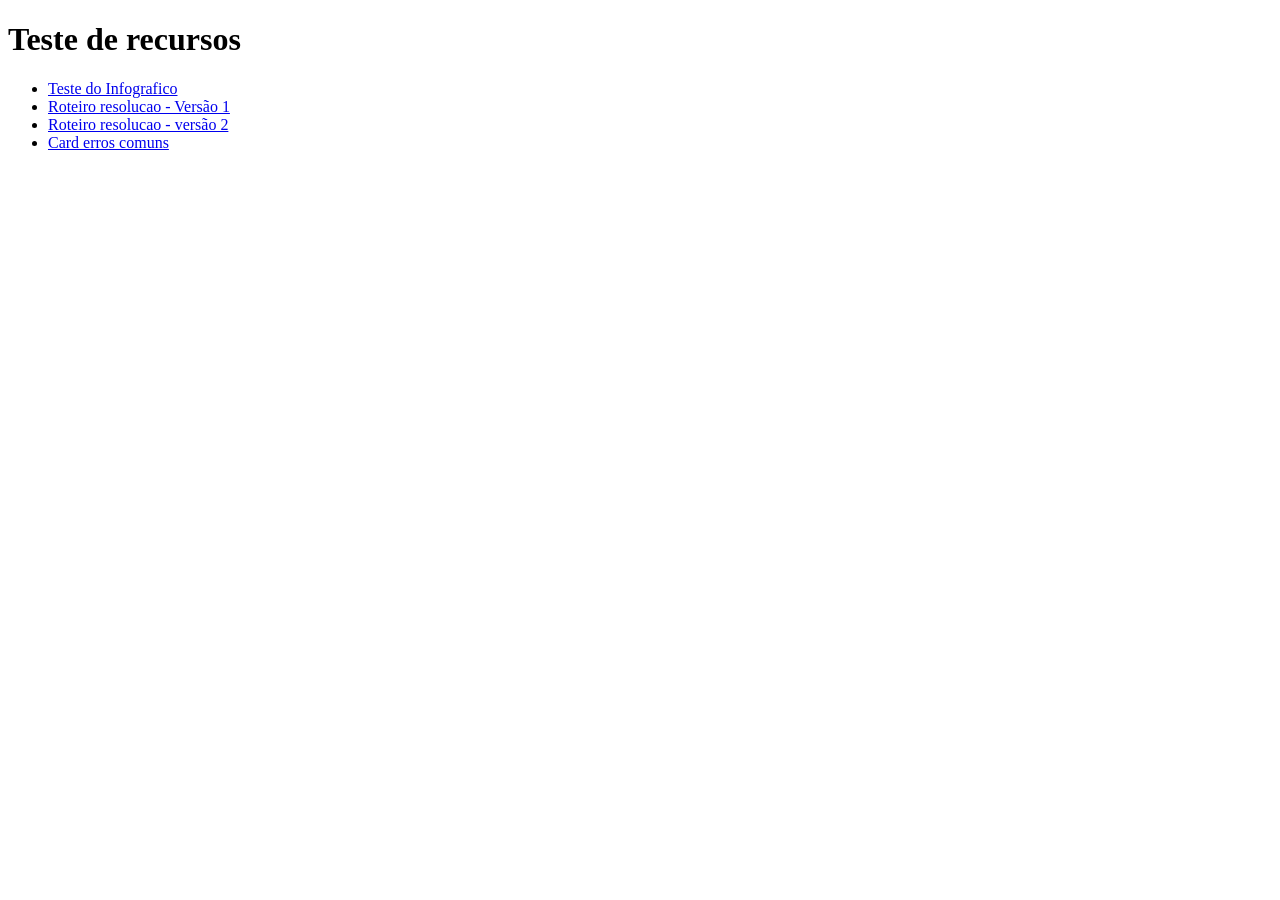
<file: index.html>
<!doctype html>
<html lang="pt-BR">
<head>
  <meta charset="utf-8">
  <meta name="viewport" content="width=device-width, initial-scale=1">
  <title>Teste de recursos</title>
</head>
<body>
  <h1>Teste de recursos</h1>

  <ul>
    <li><a href="Testes/Infograficos/infografico_cci_13_ciclo_arquivo_c_html.html">Teste do Infografico</a></li>
    <li><a href="Testes/roteiroresolucao/roteiro_resolucao_cci01.html">Roteiro resolucao - Versão 1</a></li>
    <li><a href="Testes/roteiroresolucao/roteiro_resolucao_cci01_pergunta_primeiro.html">Roteiro resolucao - versão 2</a></li>
    <li><a href="Testes/carderro/card_erro_operador_logico_CCI04.html">Card erros comuns</a></li>
  </ul>
</body>
</html>
</file>
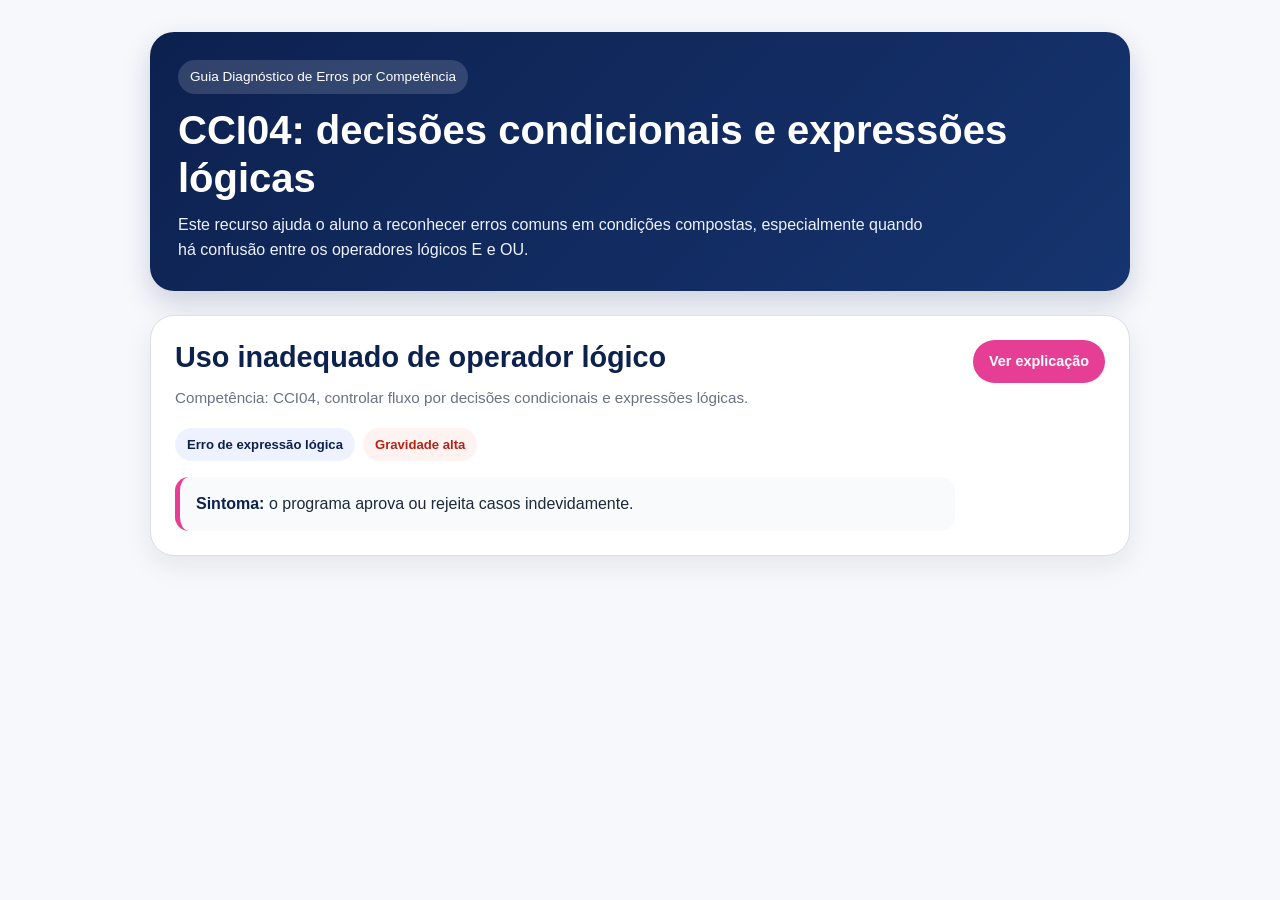
<file: Testes/carderro/card_erro_operador_logico_CCI04.html>
<!DOCTYPE html>
<html lang="pt-BR">
<head>
  <meta charset="UTF-8" />
  <meta name="viewport" content="width=device-width, initial-scale=1.0" />
  <title>Card Diagnóstico CCI04</title>

  <style>
    :root {
      --rosa: #e73e95;
      --azul: #0d214f;
      --fundo: #f7f8fc;
      --texto: #1f2937;
      --cinza: #6b7280;
      --borda: #d9deea;
      --branco: #ffffff;
      --alerta: #b42318;
      --alerta-fundo: #fff3f1;
      --sucesso: #0f766e;
      --sucesso-fundo: #ecfdf5;
    }

    * { box-sizing: border-box; margin: 0; padding: 0; }

    body {
      font-family: Arial, Helvetica, sans-serif;
      background: var(--fundo);
      color: var(--texto);
      line-height: 1.6;
      padding: 32px 16px;
    }

    .page { width: min(980px, 100%); margin: 0 auto; }

    .header {
      background: linear-gradient(135deg, var(--azul), #16346f);
      color: var(--branco);
      padding: 28px;
      border-radius: 24px;
      margin-bottom: 24px;
      box-shadow: 0 12px 28px rgba(13, 33, 79, 0.18);
    }

    .header span {
      display: inline-block;
      background: rgba(255, 255, 255, 0.15);
      padding: 6px 12px;
      border-radius: 999px;
      font-size: 0.85rem;
      margin-bottom: 12px;
    }

    .header h1 {
      font-size: clamp(1.7rem, 4vw, 2.5rem);
      line-height: 1.2;
      margin-bottom: 10px;
    }

    .header p { max-width: 760px; color: #eef2ff; font-size: 1rem; }

    .diagnostic-card {
      background: var(--branco);
      border: 1px solid var(--borda);
      border-radius: 24px;
      overflow: hidden;
      box-shadow: 0 10px 28px rgba(15, 23, 42, 0.08);
    }

    details { width: 100%; }

    summary {
      list-style: none;
      cursor: pointer;
      padding: 24px;
      display: grid;
      grid-template-columns: 1fr auto;
      gap: 18px;
      align-items: start;
    }

    summary::-webkit-details-marker { display: none; }

    .summary-content h2 {
      color: var(--azul);
      font-size: clamp(1.3rem, 3vw, 1.8rem);
      line-height: 1.25;
      margin-bottom: 10px;
    }

    .competence { color: var(--cinza); font-size: 0.95rem; margin-bottom: 18px; }

    .badges { display: flex; flex-wrap: wrap; gap: 8px; margin-bottom: 16px; }

    .badge {
      display: inline-flex;
      align-items: center;
      border-radius: 999px;
      padding: 6px 12px;
      font-size: 0.82rem;
      font-weight: 700;
    }

    .badge.type { background: #eef2ff; color: var(--azul); }
    .badge.level { background: var(--alerta-fundo); color: var(--alerta); }

    .symptom {
      background: #f8fafc;
      border-left: 5px solid var(--rosa);
      padding: 14px 16px;
      border-radius: 14px;
      color: var(--texto);
    }

    .symptom strong { color: var(--azul); }

    .open-button {
      background: var(--rosa);
      color: var(--branco);
      border-radius: 999px;
      padding: 10px 16px;
      font-weight: 700;
      white-space: nowrap;
      font-size: 0.9rem;
    }

    details[open] .open-button::after { content: " aberto"; }
    details:not([open]) .open-button::after { content: ""; }

    .card-body {
      border-top: 1px solid var(--borda);
      padding: 24px;
      display: grid;
      gap: 22px;
    }

    .section { display: grid; gap: 8px; }
    .section h3 { color: var(--azul); font-size: 1.05rem; }
    .section p { color: var(--texto); }

    .example-box {
      background: #f8fafc;
      border: 1px solid var(--borda);
      border-radius: 18px;
      padding: 18px;
    }

    .rule-box {
      background: var(--sucesso-fundo);
      border: 1px solid #99f6e4;
      border-radius: 18px;
      padding: 18px;
    }

    .rule-box strong { color: var(--sucesso); }

    .truth-table {
      width: 100%;
      border-collapse: collapse;
      overflow: hidden;
      border-radius: 16px;
      border: 1px solid var(--borda);
      background: var(--branco);
    }

    .truth-table th,
    .truth-table td {
      padding: 12px;
      border-bottom: 1px solid var(--borda);
      text-align: left;
      font-size: 0.95rem;
    }

    .truth-table th { background: var(--azul); color: var(--branco); }
    .truth-table tr:last-child td { border-bottom: 0; }

    .diagnosis-list { display: grid; gap: 10px; padding-left: 20px; }
    .diagnosis-list li::marker { color: var(--rosa); font-weight: 700; }

    .quick-test {
      background: #fff7fb;
      border: 1px solid #f7b8d7;
      border-radius: 20px;
      padding: 20px;
    }

    .quick-test h3 { color: var(--azul); margin-bottom: 8px; }
    .options { display: grid; gap: 10px; margin-top: 14px; }

    .option {
      border: 1px solid var(--borda);
      background: var(--branco);
      padding: 12px 14px;
      border-radius: 14px;
    }

    .feedback {
      margin-top: 14px;
      background: var(--azul);
      color: var(--branco);
      padding: 14px 16px;
      border-radius: 16px;
    }

    code {
      background: #eef2ff;
      color: var(--azul);
      padding: 2px 6px;
      border-radius: 6px;
      font-family: Consolas, Monaco, monospace;
      font-size: 0.95em;
    }

    @media (max-width: 720px) {
      body { padding: 20px 12px; }
      .header, summary, .card-body { padding: 20px; }
      summary { grid-template-columns: 1fr; }
      .open-button { width: fit-content; }
      .truth-table { display: block; overflow-x: auto; }
    }
  </style>
</head>

<body>
  <main class="page">
    <header class="header">
      <span>Guia Diagnóstico de Erros por Competência</span>
      <h1>CCI04: decisões condicionais e expressões lógicas</h1>
      <p>
        Este recurso ajuda o aluno a reconhecer erros comuns em condições compostas,
        especialmente quando há confusão entre os operadores lógicos E e OU.
      </p>
    </header>

    <article class="diagnostic-card">
      <details>
        <summary>
          <div class="summary-content">
            <h2>Uso inadequado de operador lógico</h2>
            <p class="competence">
              Competência: CCI04, controlar fluxo por decisões condicionais e expressões lógicas.
            </p>

            <div class="badges">
              <span class="badge type">Erro de expressão lógica</span>
              <span class="badge level">Gravidade alta</span>
            </div>

            <div class="symptom">
              <strong>Sintoma:</strong> o programa aprova ou rejeita casos indevidamente.
            </div>
          </div>

          <span class="open-button">Ver explicação</span>
        </summary>

        <div class="card-body">
          <section class="section">
            <h3>Quando esse erro aparece</h3>
            <p>
              Esse erro ocorre quando o aluno usa <code>E</code> no lugar de <code>OU</code>,
              ou <code>OU</code> no lugar de <code>E</code>, em uma condição composta.
            </p>
          </section>

          <section class="example-box">
            <div class="section">
              <h3>Exemplo do erro</h3>
              <p>
                A regra permite aprovação quando o aluno tem nota maior que 7
                ou frequência maior que 75. Porém, o programa exige as duas condições ao mesmo tempo.
              </p>
              <p>
                Condição inadequada: <code>nota &gt; 7 &amp;&amp; frequencia &gt; 75</code>
              </p>
              <p>
                Nesse caso, um aluno com nota 8 e frequência 70 seria rejeitado,
                mesmo atendendo a uma das condições previstas pela regra.
              </p>
            </div>
          </section>

          <section class="section">
            <h3>Explicação conceitual</h3>
            <p>
              Operadores lógicos combinam condições e alteram o conjunto de casos aceitos.
              O operador <code>&amp;&amp;</code> representa E, portanto exige que todas as condições sejam verdadeiras.
              O operador <code>||</code> representa OU, portanto aceita o caso quando pelo menos uma condição é verdadeira.
            </p>
          </section>

          <section class="section">
            <h3>Como identificar</h3>
            <p>
              Monte uma tabela simples com exemplos verdadeiros e falsos para cada parte da condição.
              Depois, compare o resultado produzido pelo programa com a regra descrita no enunciado.
            </p>

            <table class="truth-table" aria-label="Tabela de teste para operador lógico">
              <thead>
                <tr>
                  <th>nota &gt; 7</th>
                  <th>frequencia &gt; 75</th>
                  <th>Com E</th>
                  <th>Com OU</th>
                </tr>
              </thead>
              <tbody>
                <tr>
                  <td>Verdadeiro</td>
                  <td>Verdadeiro</td>
                  <td>Aceita</td>
                  <td>Aceita</td>
                </tr>
                <tr>
                  <td>Verdadeiro</td>
                  <td>Falso</td>
                  <td>Rejeita</td>
                  <td>Aceita</td>
                </tr>
                <tr>
                  <td>Falso</td>
                  <td>Verdadeiro</td>
                  <td>Rejeita</td>
                  <td>Aceita</td>
                </tr>
                <tr>
                  <td>Falso</td>
                  <td>Falso</td>
                  <td>Rejeita</td>
                  <td>Rejeita</td>
                </tr>
              </tbody>
            </table>
          </section>

          <section class="rule-box">
            <div class="section">
              <h3>Forma correta</h3>
              <p>
                <strong>Escolha o operador lógico de acordo com a regra:</strong>
                use <code>&amp;&amp;</code> quando todas as condições precisam ser verdadeiras.
                Use <code>||</code> quando pelo menos uma condição verdadeira já é suficiente.
              </p>
            </div>
          </section>

          <section class="section">
            <h3>Checklist de diagnóstico</h3>
            <ol class="diagnosis-list">
              <li>A regra exige todas as condições ao mesmo tempo?</li>
              <li>A regra permite aprovação com apenas uma das condições?</li>
              <li>Os casos de teste confirmam o comportamento esperado?</li>
            </ol>
          </section>

          <section class="quick-test">
            <h3>Teste rápido</h3>
            <p>Quando devo usar E em uma condição composta?</p>

            <div class="options">
              <div class="option">A. Quando pelo menos uma condição verdadeira já basta.</div>
              <div class="option">B. Quando todas as condições precisam ser verdadeiras ao mesmo tempo.</div>
              <div class="option">C. Quando nenhuma condição deve ser testada.</div>
            </div>

            <div class="feedback">
              Feedback: use E quando todas as condições precisam ser verdadeiras ao mesmo tempo.
            </div>
          </section>
        </div>
      </details>
    </article>
  </main>
</body>
</html>
</file>
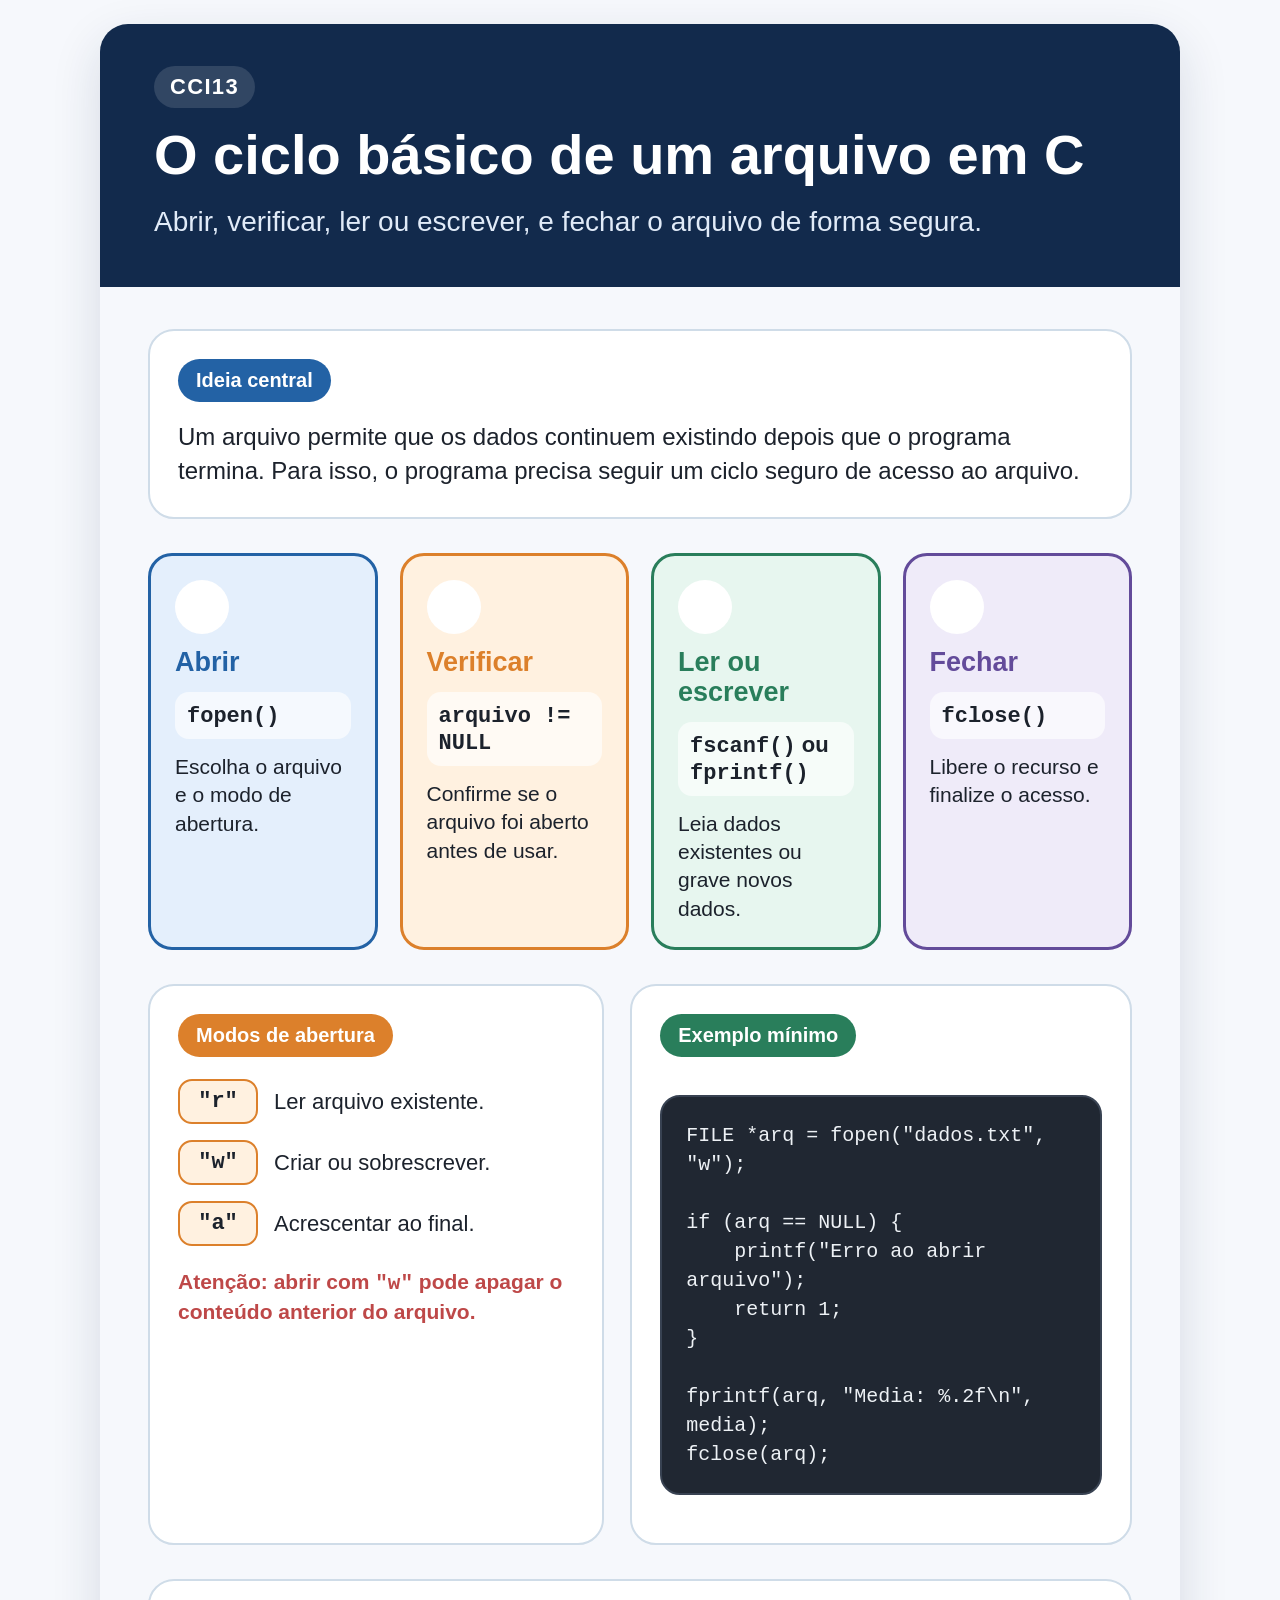
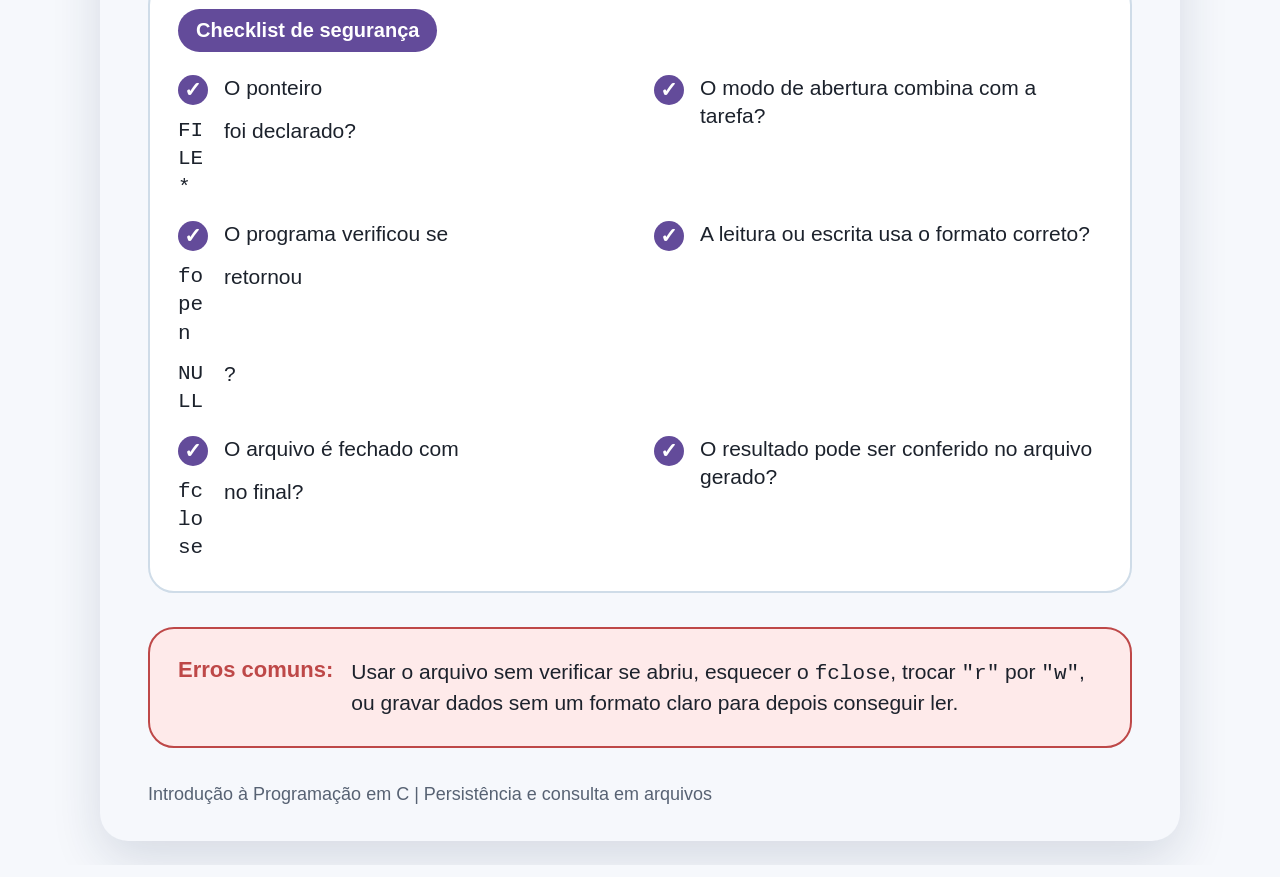
<file: Testes/Infograficos/infografico_cci_13_ciclo_arquivo_c_html.html>
<!DOCTYPE html>
<html lang="pt-BR">
<head>
  <meta charset="UTF-8" />
  <meta name="viewport" content="width=device-width, initial-scale=1.0" />
  <title>CCI13 | O ciclo básico de um arquivo em C</title>
  <style>
    :root {
      --navy: #122a4c;
      --blue: #2362a5;
      --blue-soft: #e4effc;
      --green: #297e5b;
      --green-soft: #e7f6ef;
      --orange: #dc802b;
      --orange-soft: #fff1e0;
      --purple: #634b9a;
      --purple-soft: #efebf9;
      --red: #be4848;
      --red-soft: #feeaea;
      --gray: #576273;
      --line: #cfdce8;
      --bg: #f6f8fc;
      --dark: #1c222c;
      --code: #202732;
      --white: #ffffff;
    }

    * {
      box-sizing: border-box;
    }

    body {
      margin: 0;
      min-height: 100vh;
      background: var(--bg);
      font-family: Arial, Helvetica, sans-serif;
      color: var(--dark);
      display: flex;
      justify-content: center;
      padding: 24px;
    }

    .poster {
      width: min(1080px, 100%);
      background: var(--bg);
      border-radius: 28px;
      overflow: hidden;
      box-shadow: 0 18px 50px rgba(18, 42, 76, 0.14);
    }

    .header {
      background: var(--navy);
      color: var(--white);
      padding: 42px 54px 46px;
    }

    .header .tag {
      display: inline-block;
      font-size: 22px;
      font-weight: 700;
      letter-spacing: 0.06em;
      background: rgba(255, 255, 255, 0.13);
      padding: 8px 16px;
      border-radius: 999px;
      margin-bottom: 18px;
    }

    h1 {
      margin: 0;
      font-size: clamp(34px, 5vw, 56px);
      line-height: 1.05;
    }

    .subtitle {
      margin: 18px 0 0;
      max-width: 900px;
      color: #e1ebf8;
      font-size: clamp(20px, 2.3vw, 28px);
      line-height: 1.35;
    }

    .content {
      padding: 42px 48px 36px;
      display: grid;
      gap: 34px;
    }

    .card {
      background: var(--white);
      border: 2px solid var(--line);
      border-radius: 26px;
      padding: 28px;
    }

    .pill {
      display: inline-flex;
      align-items: center;
      color: var(--white);
      font-weight: 700;
      font-size: 20px;
      padding: 10px 18px;
      border-radius: 999px;
      margin-bottom: 18px;
    }

    .pill.blue { background: var(--blue); }
    .pill.green { background: var(--green); }
    .pill.orange { background: var(--orange); }
    .pill.purple { background: var(--purple); }
    .pill.red { background: var(--red); }

    p {
      margin: 0;
      font-size: 24px;
      line-height: 1.45;
    }

    .cycle {
      display: grid;
      grid-template-columns: repeat(4, 1fr);
      gap: 22px;
    }

    .step {
      min-width: 0;
      border-radius: 24px;
      padding: 24px;
      border: 3px solid currentColor;
      position: relative;
      display: grid;
      gap: 14px;
      align-content: start;
    }

    .step.blue { color: var(--blue); background: var(--blue-soft); }
    .step.orange { color: var(--orange); background: var(--orange-soft); }
    .step.green { color: var(--green); background: var(--green-soft); }
    .step.purple { color: var(--purple); background: var(--purple-soft); }

    .number {
      width: 54px;
      height: 54px;
      border-radius: 50%;
      background: currentColor;
      display: grid;
      place-items: center;
      color: var(--white);
      font-size: 30px;
      font-weight: 800;
    }

    .step h2 {
      margin: 0;
      font-size: 27px;
      line-height: 1.1;
      color: currentColor;
    }

    code {
      font-family: Consolas, Monaco, 'Courier New', monospace;
      overflow-wrap: anywhere;
      word-break: break-word;
    }

    .step .code-word {
      color: var(--dark);
      font-size: 22px;
      font-weight: 700;
      background: rgba(255, 255, 255, 0.65);
      padding: 10px 12px;
      border-radius: 14px;
    }

    .step p {
      color: var(--dark);
      font-size: 21px;
      line-height: 1.35;
    }

    .two-columns {
      display: grid;
      grid-template-columns: 1fr 1.1fr;
      gap: 26px;
    }

    .modes {
      display: grid;
      gap: 16px;
      margin-top: 4px;
    }

    .mode-row {
      display: grid;
      grid-template-columns: 80px 1fr;
      align-items: center;
      gap: 16px;
    }

    .mode-row code {
      display: inline-block;
      text-align: center;
      background: var(--orange-soft);
      border: 2px solid var(--orange);
      border-radius: 14px;
      padding: 8px 10px;
      font-size: 22px;
      font-weight: 700;
    }

    .mode-row span {
      font-size: 22px;
      line-height: 1.35;
    }

    .attention {
      margin-top: 22px;
      color: var(--red);
      font-weight: 700;
      font-size: 21px;
      line-height: 1.35;
    }

    .code-box {
      background: var(--code);
      color: #edf1f5;
      border-radius: 20px;
      padding: 24px;
      font-size: 20px;
      line-height: 1.45;
      overflow-x: auto;
      white-space: pre-wrap;
      overflow-wrap: anywhere;
      border: 2px solid #384252;
    }

    .check-grid {
      display: grid;
      grid-template-columns: repeat(2, 1fr);
      gap: 18px 28px;
      margin-top: 4px;
    }

    .check {
      display: grid;
      grid-template-columns: 34px 1fr;
      gap: 12px;
      align-items: start;
      font-size: 21px;
      line-height: 1.35;
    }

    .check::before {
      content: "✓";
      width: 30px;
      height: 30px;
      border-radius: 50%;
      background: var(--purple);
      color: var(--white);
      display: grid;
      place-items: center;
      font-weight: 800;
      margin-top: 1px;
    }

    .warning {
      background: var(--red-soft);
      border-color: var(--red);
      display: grid;
      grid-template-columns: auto 1fr;
      gap: 18px;
      align-items: start;
    }

    .warning strong {
      color: var(--red);
      font-size: 22px;
      white-space: nowrap;
    }

    .warning p {
      font-size: 21px;
      line-height: 1.4;
    }

    .footer {
      color: var(--gray);
      font-size: 18px;
      padding: 0 48px 36px;
      text-align: left;
    }

    @media (max-width: 900px) {
      .cycle,
      .two-columns,
      .check-grid {
        grid-template-columns: 1fr;
      }

      .header,
      .content,
      .footer {
        padding-left: 28px;
        padding-right: 28px;
      }

      p {
        font-size: 21px;
      }
    }

    @media print {
      body {
        padding: 0;
        background: var(--white);
      }

      .poster {
        box-shadow: none;
        border-radius: 0;
      }
    }
  </style>
</head>
<body>
  <main class="poster">
    <header class="header">
      <div class="tag">CCI13</div>
      <h1>O ciclo básico de um arquivo em C</h1>
      <p class="subtitle">Abrir, verificar, ler ou escrever, e fechar o arquivo de forma segura.</p>
    </header>

    <section class="content">
      <article class="card">
        <div class="pill blue">Ideia central</div>
        <p>Um arquivo permite que os dados continuem existindo depois que o programa termina. Para isso, o programa precisa seguir um ciclo seguro de acesso ao arquivo.</p>
      </article>

      <section class="cycle" aria-label="Ciclo básico de arquivo em C">
        <article class="step blue">
          <div class="number">1</div>
          <h2>Abrir</h2>
          <div class="code-word"><code>fopen()</code></div>
          <p>Escolha o arquivo e o modo de abertura.</p>
        </article>

        <article class="step orange">
          <div class="number">2</div>
          <h2>Verificar</h2>
          <div class="code-word"><code>arquivo != NULL</code></div>
          <p>Confirme se o arquivo foi aberto antes de usar.</p>
        </article>

        <article class="step green">
          <div class="number">3</div>
          <h2>Ler ou escrever</h2>
          <div class="code-word"><code>fscanf()</code> ou <code>fprintf()</code></div>
          <p>Leia dados existentes ou grave novos dados.</p>
        </article>

        <article class="step purple">
          <div class="number">4</div>
          <h2>Fechar</h2>
          <div class="code-word"><code>fclose()</code></div>
          <p>Libere o recurso e finalize o acesso.</p>
        </article>
      </section>

      <section class="two-columns">
        <article class="card">
          <div class="pill orange">Modos de abertura</div>
          <div class="modes">
            <div class="mode-row">
              <code>"r"</code>
              <span>Ler arquivo existente.</span>
            </div>
            <div class="mode-row">
              <code>"w"</code>
              <span>Criar ou sobrescrever.</span>
            </div>
            <div class="mode-row">
              <code>"a"</code>
              <span>Acrescentar ao final.</span>
            </div>
          </div>
          <p class="attention">Atenção: abrir com <code>"w"</code> pode apagar o conteúdo anterior do arquivo.</p>
        </article>

        <article class="card">
          <div class="pill green">Exemplo mínimo</div>
          <pre class="code-box"><code>FILE *arq = fopen("dados.txt", "w");

if (arq == NULL) {
    printf("Erro ao abrir arquivo");
    return 1;
}

fprintf(arq, "Media: %.2f\n", media);
fclose(arq);</code></pre>
        </article>
      </section>

      <article class="card">
        <div class="pill purple">Checklist de segurança</div>
        <div class="check-grid">
          <div class="check">O ponteiro <code>FILE *</code> foi declarado?</div>
          <div class="check">O modo de abertura combina com a tarefa?</div>
          <div class="check">O programa verificou se <code>fopen</code> retornou <code>NULL</code>?</div>
          <div class="check">A leitura ou escrita usa o formato correto?</div>
          <div class="check">O arquivo é fechado com <code>fclose</code> no final?</div>
          <div class="check">O resultado pode ser conferido no arquivo gerado?</div>
        </div>
      </article>

      <article class="card warning">
        <strong>Erros comuns:</strong>
        <p>Usar o arquivo sem verificar se abriu, esquecer o <code>fclose</code>, trocar <code>"r"</code> por <code>"w"</code>, ou gravar dados sem um formato claro para depois conseguir ler.</p>
      </article>
    </section>

    <footer class="footer">Introdução à Programação em C | Persistência e consulta em arquivos</footer>
  </main>
</body>
</html>
</file>
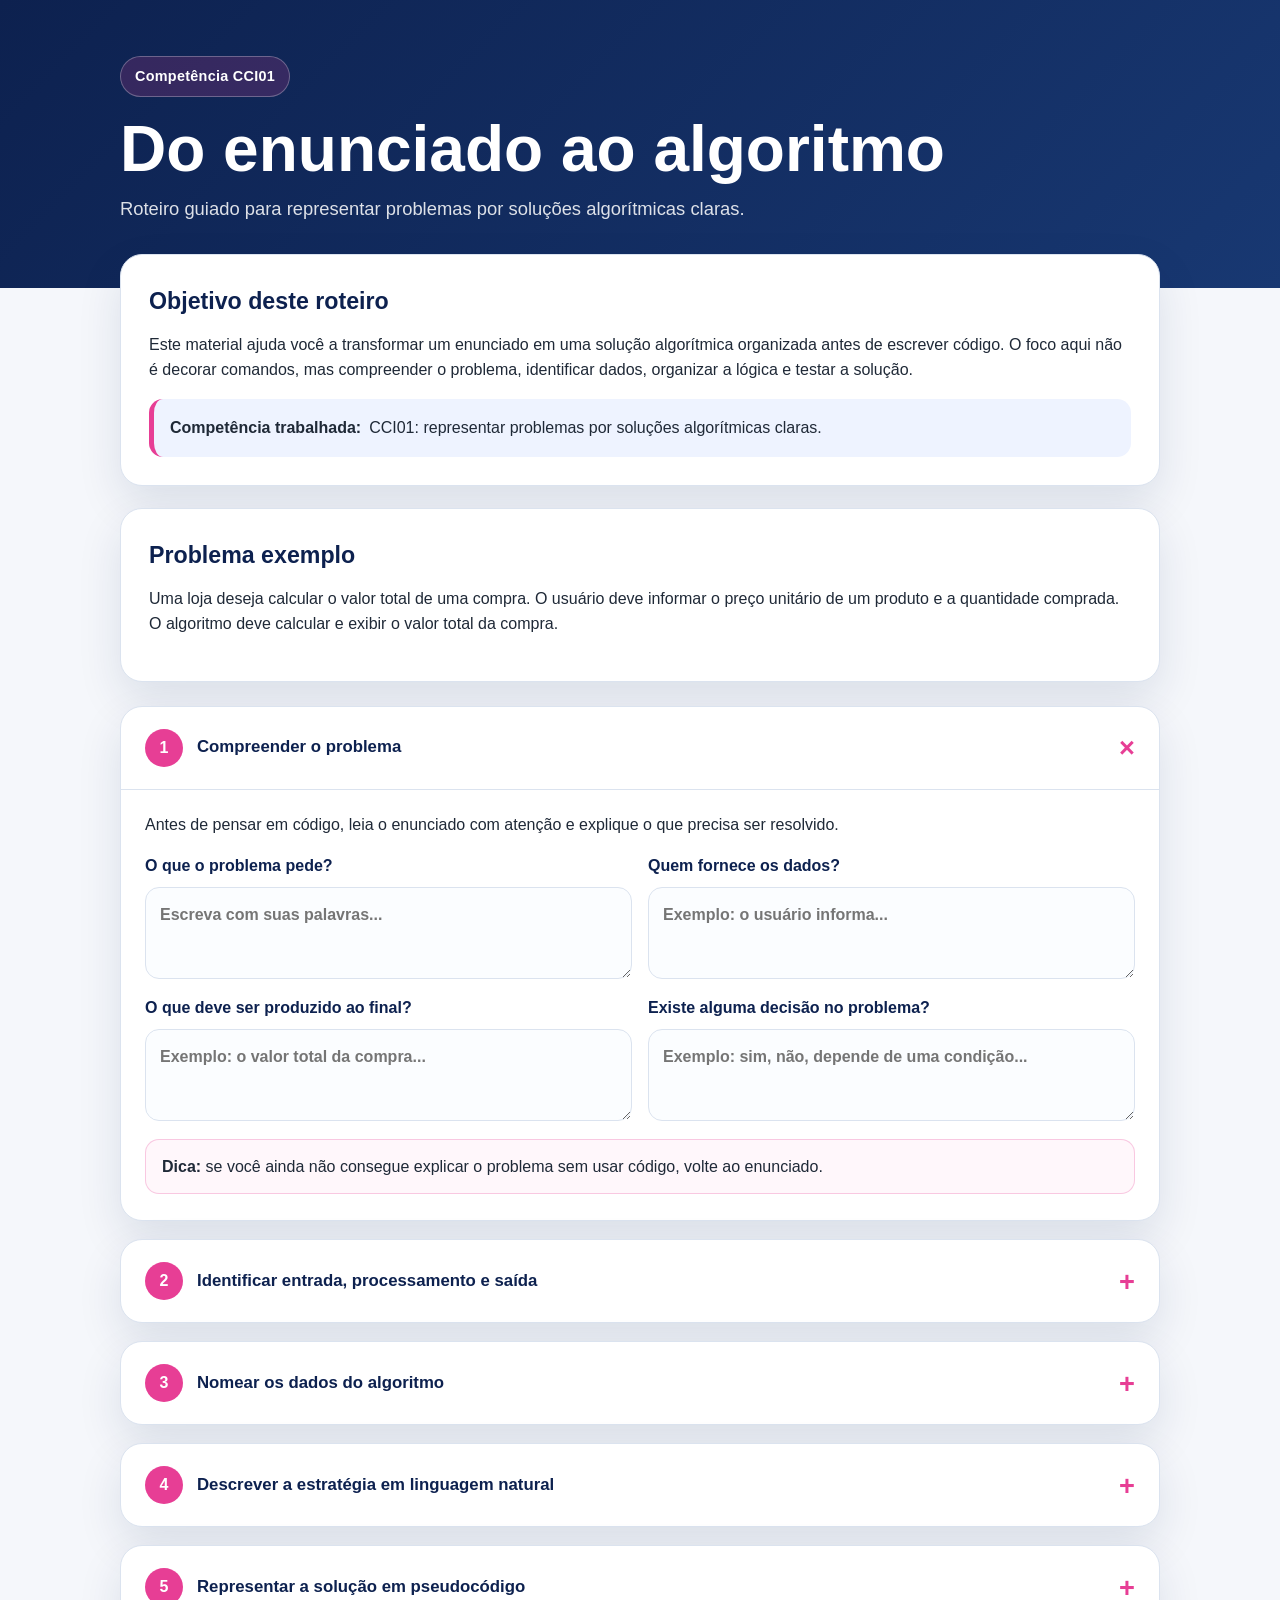
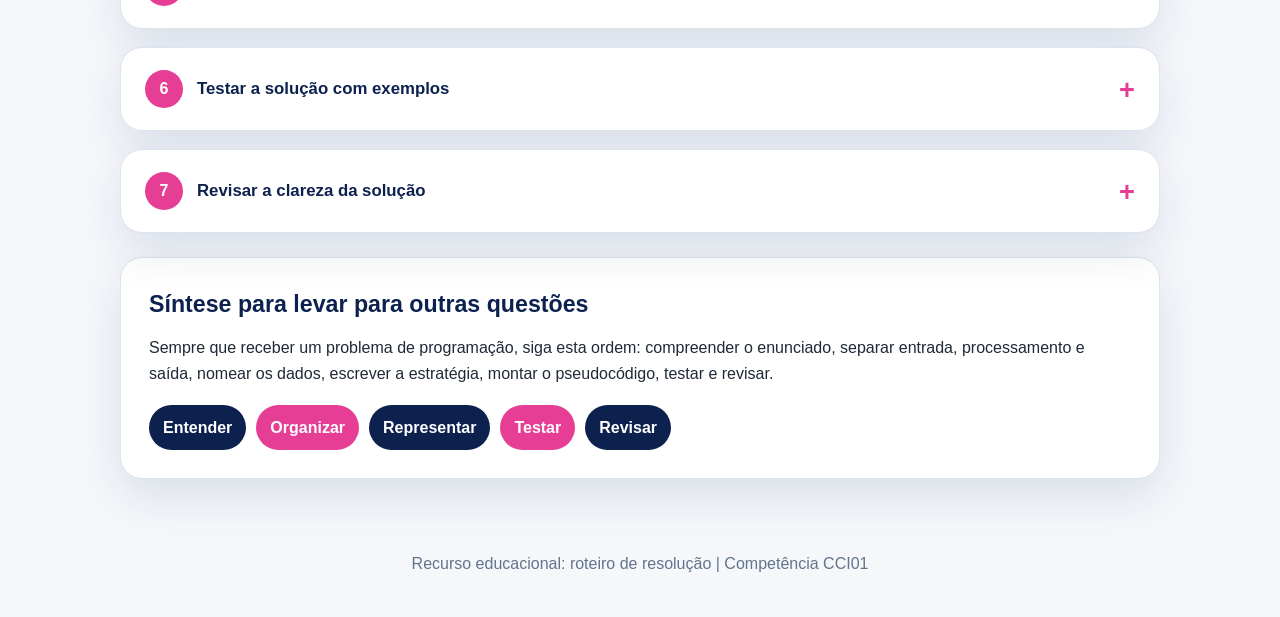
<file: Testes/roteiroresolucao/roteiro_resolucao_cci01.html>
<!DOCTYPE html>
<html lang="pt-BR">
<head>
  <meta charset="UTF-8" />
  <meta name="viewport" content="width=device-width, initial-scale=1.0" />
  <title>Roteiro de Resolução | CCI01</title>
  <link rel="stylesheet" href="roteiro_resolucao_cci01.css" />
</head>
<body>
  <header class="hero">
    <div class="hero__content">
      <span class="tag">Competência CCI01</span>
      <h1>Do enunciado ao algoritmo</h1>
      <p>
        Roteiro guiado para representar problemas por soluções algorítmicas claras.
      </p>
    </div>
  </header>

  <main class="container">
    <section class="intro card-static" aria-labelledby="objetivo">
      <h2 id="objetivo">Objetivo deste roteiro</h2>
      <p>
        Este material ajuda você a transformar um enunciado em uma solução algorítmica organizada antes de escrever código.
        O foco aqui não é decorar comandos, mas compreender o problema, identificar dados, organizar a lógica e testar a solução.
      </p>

      <div class="competence-box">
        <strong>Competência trabalhada:</strong>
        <span>CCI01: representar problemas por soluções algorítmicas claras.</span>
      </div>
    </section>

    <section class="problem card-static" aria-labelledby="problema">
      <h2 id="problema">Problema exemplo</h2>
      <p>
        Uma loja deseja calcular o valor total de uma compra. O usuário deve informar o preço unitário de um produto e a quantidade comprada. O algoritmo deve calcular e exibir o valor total da compra.
      </p>
    </section>

    <section class="accordion" aria-label="Roteiro de resolução em etapas">
      <details class="step-card" open>
        <summary>
          <span class="step-number">1</span>
          <span class="step-title">Compreender o problema</span>
        </summary>
        <div class="step-content">
          <p>
            Antes de pensar em código, leia o enunciado com atenção e explique o que precisa ser resolvido.
          </p>

          <div class="question-grid">
            <label>
              O que o problema pede?
              <textarea placeholder="Escreva com suas palavras..."></textarea>
            </label>
            <label>
              Quem fornece os dados?
              <textarea placeholder="Exemplo: o usuário informa..."></textarea>
            </label>
            <label>
              O que deve ser produzido ao final?
              <textarea placeholder="Exemplo: o valor total da compra..."></textarea>
            </label>
            <label>
              Existe alguma decisão no problema?
              <textarea placeholder="Exemplo: sim, não, depende de uma condição..."></textarea>
            </label>
          </div>

          <div class="teacher-note">
            <strong>Dica:</strong> se você ainda não consegue explicar o problema sem usar código, volte ao enunciado.
          </div>
        </div>
      </details>

      <details class="step-card">
        <summary>
          <span class="step-number">2</span>
          <span class="step-title">Identificar entrada, processamento e saída</span>
        </summary>
        <div class="step-content">
          <p>
            Todo algoritmo precisa deixar claro quais dados entram, o que será feito com esses dados e qual resultado será apresentado.
          </p>

          <div class="three-columns">
            <label>
              Entrada
              <textarea placeholder="Quais dados são necessários?"></textarea>
            </label>
            <label>
              Processamento
              <textarea placeholder="O que será calculado, comparado ou transformado?"></textarea>
            </label>
            <label>
              Saída
              <textarea placeholder="Qual resultado será exibido?"></textarea>
            </label>
          </div>

          <table>
            <thead>
              <tr>
                <th>Elemento</th>
                <th>Resposta esperada no exemplo</th>
              </tr>
            </thead>
            <tbody>
              <tr>
                <td>Entrada</td>
                <td>Preço unitário e quantidade comprada</td>
              </tr>
              <tr>
                <td>Processamento</td>
                <td>Multiplicar o preço unitário pela quantidade</td>
              </tr>
              <tr>
                <td>Saída</td>
                <td>Valor total da compra</td>
              </tr>
            </tbody>
          </table>
        </div>
      </details>

      <details class="step-card">
        <summary>
          <span class="step-number">3</span>
          <span class="step-title">Nomear os dados do algoritmo</span>
        </summary>
        <div class="step-content">
          <p>
            Escolha nomes claros para representar os dados. Bons nomes tornam o algoritmo mais compreensível.
          </p>

          <table>
            <thead>
              <tr>
                <th>Dado</th>
                <th>O que representa</th>
                <th>Tipo esperado</th>
              </tr>
            </thead>
            <tbody>
              <tr>
                <td><code>preco_unitario</code></td>
                <td>Valor de uma unidade do produto</td>
                <td>Número real</td>
              </tr>
              <tr>
                <td><code>quantidade</code></td>
                <td>Número de unidades compradas</td>
                <td>Número inteiro</td>
              </tr>
              <tr>
                <td><code>total</code></td>
                <td>Valor final da compra</td>
                <td>Número real</td>
              </tr>
            </tbody>
          </table>

          <label>
            Agora escreva os nomes que você usaria:
            <textarea placeholder="Liste os dados necessários e o significado de cada um..."></textarea>
          </label>

          <div class="teacher-note warning">
            <strong>Atenção:</strong> evite nomes genéricos como x, y ou n1 quando eles não mostram o significado do dado.
          </div>
        </div>
      </details>

      <details class="step-card">
        <summary>
          <span class="step-number">4</span>
          <span class="step-title">Descrever a estratégia em linguagem natural</span>
        </summary>
        <div class="step-content">
          <p>
            Explique a solução como uma sequência de ações simples. Esta etapa ajuda a organizar o raciocínio antes do pseudocódigo.
          </p>

          <ol class="strategy-list">
            <li>Ler o preço unitário do produto.</li>
            <li>Ler a quantidade comprada.</li>
            <li>Multiplicar o preço unitário pela quantidade.</li>
            <li>Guardar o resultado como valor total.</li>
            <li>Exibir o valor total da compra.</li>
          </ol>

          <label>
            Minha estratégia:
            <textarea placeholder="Descreva sua solução em passos simples..."></textarea>
          </label>
        </div>
      </details>

      <details class="step-card">
        <summary>
          <span class="step-number">5</span>
          <span class="step-title">Representar a solução em pseudocódigo</span>
        </summary>
        <div class="step-content">
          <p>
            O pseudocódigo deve mostrar a lógica da solução de forma clara, sem depender da sintaxe exata da linguagem C.
          </p>

          <pre><code>Início

    Ler preco_unitario
    Ler quantidade

    total ← preco_unitario * quantidade

    Escrever total

Fim</code></pre>

          <label>
            Meu pseudocódigo:
            <textarea class="code-area" placeholder="Escreva seu algoritmo em pseudocódigo..."></textarea>
          </label>
        </div>
      </details>

      <details class="step-card">
        <summary>
          <span class="step-number">6</span>
          <span class="step-title">Testar a solução com exemplos</span>
        </summary>
        <div class="step-content">
          <p>
            Use valores simples para verificar se a sequência de passos produz a saída esperada.
          </p>

          <table>
            <thead>
              <tr>
                <th>preco_unitario</th>
                <th>quantidade</th>
                <th>cálculo</th>
                <th>total esperado</th>
              </tr>
            </thead>
            <tbody>
              <tr>
                <td>10,00</td>
                <td>3</td>
                <td>10,00 × 3</td>
                <td>30,00</td>
              </tr>
              <tr>
                <td>7,50</td>
                <td>4</td>
                <td>7,50 × 4</td>
                <td>30,00</td>
              </tr>
              <tr>
                <td>2,00</td>
                <td>10</td>
                <td>2,00 × 10</td>
                <td>20,00</td>
              </tr>
            </tbody>
          </table>

          <label>
            Meu teste de mesa:
            <textarea placeholder="Informe valores de entrada, o cálculo realizado e o resultado esperado..."></textarea>
          </label>
        </div>
      </details>

      <details class="step-card">
        <summary>
          <span class="step-number">7</span>
          <span class="step-title">Revisar a clareza da solução</span>
        </summary>
        <div class="step-content">
          <p>
            Antes de finalizar, revise se sua solução está correta, organizada e compreensível para outra pessoa.
          </p>

          <div class="checklist">
            <label><input type="checkbox" /> O algoritmo resolve exatamente o que o enunciado pediu.</label>
            <label><input type="checkbox" /> As entradas foram identificadas corretamente.</label>
            <label><input type="checkbox" /> O processamento está claro.</label>
            <label><input type="checkbox" /> A saída está definida.</label>
            <label><input type="checkbox" /> Os nomes dos dados fazem sentido.</label>
            <label><input type="checkbox" /> A ordem dos passos está correta.</label>
            <label><input type="checkbox" /> A solução foi testada com pelo menos um exemplo.</label>
            <label><input type="checkbox" /> Outra pessoa conseguiria entender minha solução.</label>
          </div>
        </div>
      </details>
    </section>

    <section class="summary card-static" aria-labelledby="resumo">
      <h2 id="resumo">Síntese para levar para outras questões</h2>
      <p>
        Sempre que receber um problema de programação, siga esta ordem: compreender o enunciado, separar entrada, processamento e saída, nomear os dados, escrever a estratégia, montar o pseudocódigo, testar e revisar.
      </p>

      <div class="flow">
        <span>Entender</span>
        <span>Organizar</span>
        <span>Representar</span>
        <span>Testar</span>
        <span>Revisar</span>
      </div>
    </section>
  </main>

  <footer>
    <p>Recurso educacional: roteiro de resolução | Competência CCI01</p>
  </footer>
</body>
</html>
</file>
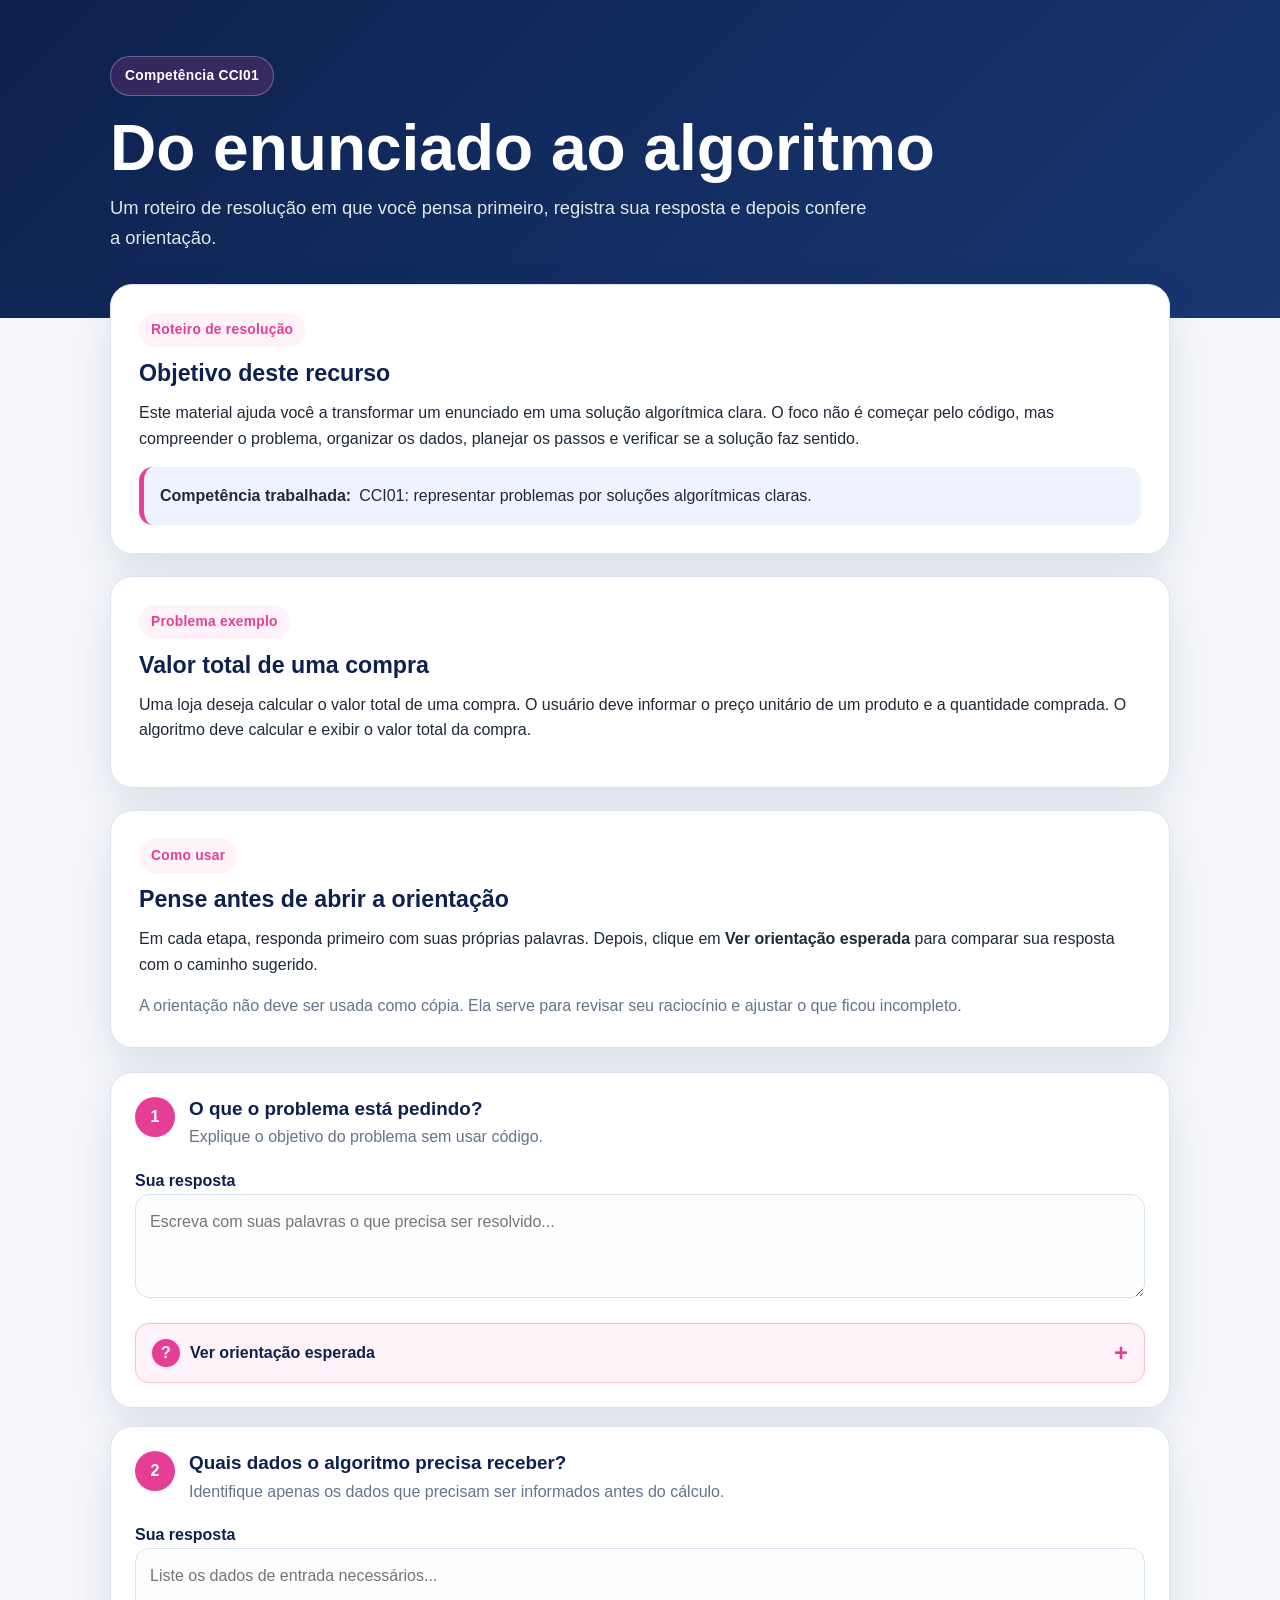
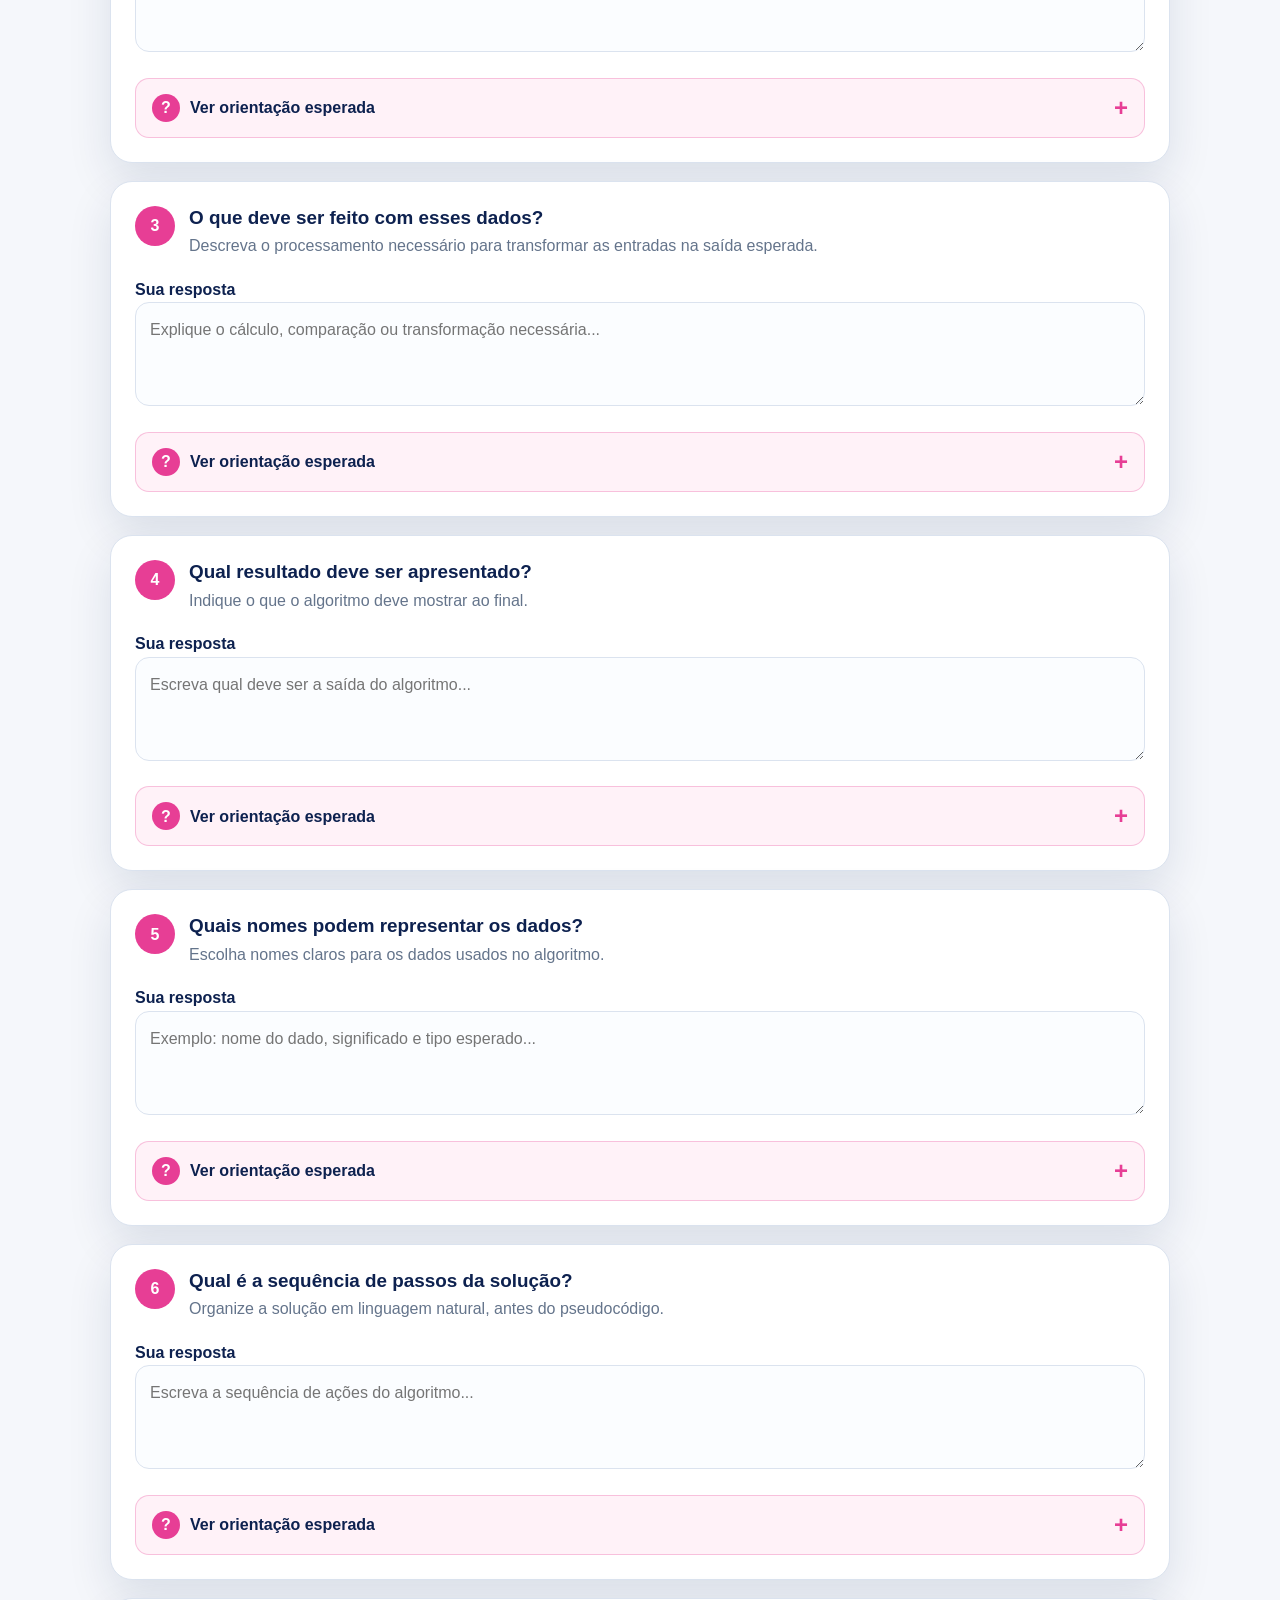
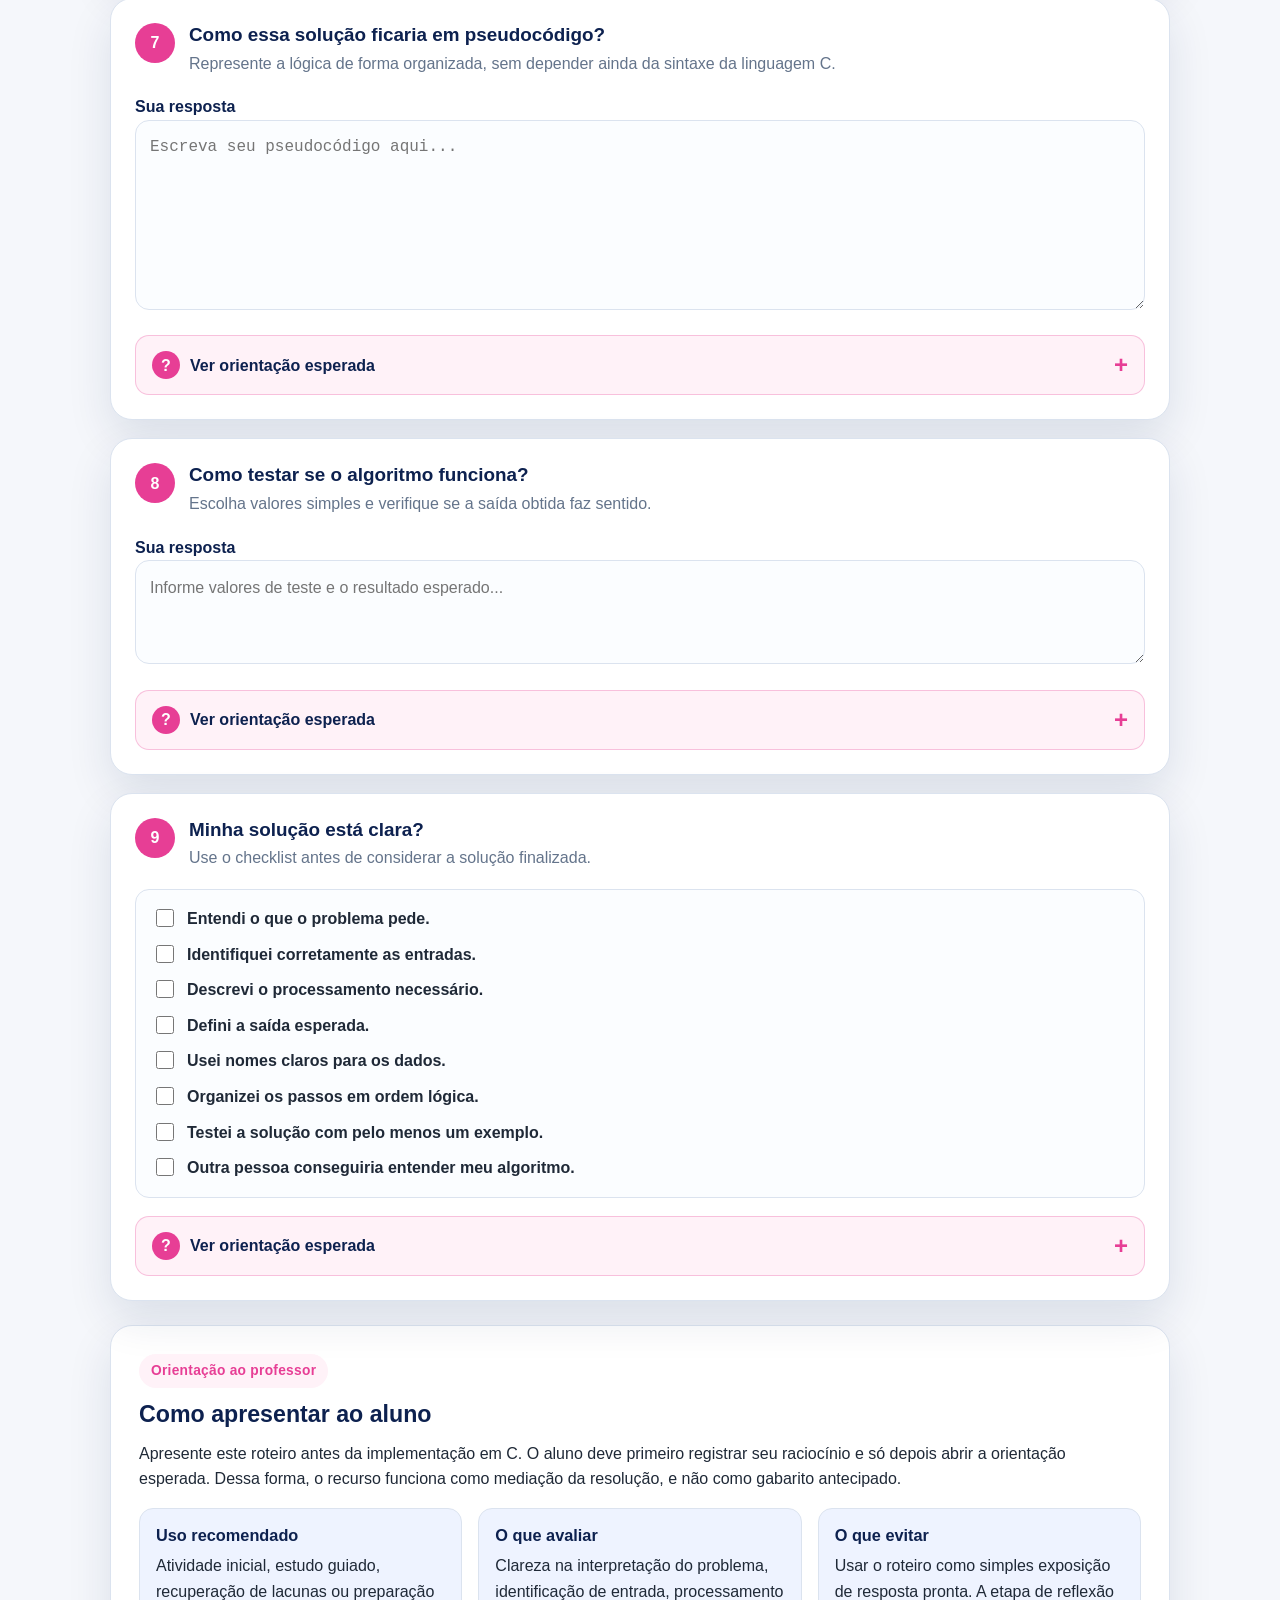
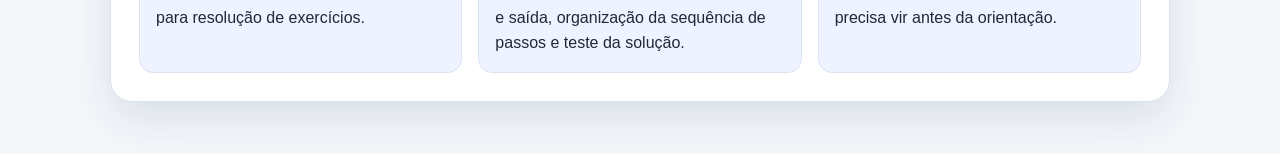
<file: Testes/roteiroresolucao/roteiro_resolucao_cci01_pergunta_primeiro.html>
<!DOCTYPE html>
<html lang="pt-BR">
<head>
  <meta charset="UTF-8" />
  <meta name="viewport" content="width=device-width, initial-scale=1.0" />
  <title>Roteiro de Resolução | CCI01</title>
  <link rel="stylesheet" href="roteiro_resolucao_cci01_pergunta_primeiro.css" />
</head>
<body>
  <header class="hero">
    <div class="hero__content">
      <span class="tag">Competência CCI01</span>
      <h1>Do enunciado ao algoritmo</h1>
      <p>Um roteiro de resolução em que você pensa primeiro, registra sua resposta e depois confere a orientação.</p>
    </div>
  </header>

  <main class="container">
    <section class="card intro" aria-labelledby="objetivo">
      <div class="section-label">Roteiro de resolução</div>
      <h2 id="objetivo">Objetivo deste recurso</h2>
      <p>
        Este material ajuda você a transformar um enunciado em uma solução algorítmica clara. O foco não é começar pelo código, mas compreender o problema, organizar os dados, planejar os passos e verificar se a solução faz sentido.
      </p>
      <div class="competence-box">
        <strong>Competência trabalhada:</strong>
        <span>CCI01: representar problemas por soluções algorítmicas claras.</span>
      </div>
    </section>

    <section class="card problem" aria-labelledby="problema">
      <div class="section-label">Problema exemplo</div>
      <h2 id="problema">Valor total de uma compra</h2>
      <p>
        Uma loja deseja calcular o valor total de uma compra. O usuário deve informar o preço unitário de um produto e a quantidade comprada. O algoritmo deve calcular e exibir o valor total da compra.
      </p>
    </section>

    <section class="orientation card" aria-labelledby="como-usar">
      <div class="section-label">Como usar</div>
      <h2 id="como-usar">Pense antes de abrir a orientação</h2>
      <p>
        Em cada etapa, responda primeiro com suas próprias palavras. Depois, clique em <strong>Ver orientação esperada</strong> para comparar sua resposta com o caminho sugerido.
      </p>
      <p class="small-note">
        A orientação não deve ser usada como cópia. Ela serve para revisar seu raciocínio e ajustar o que ficou incompleto.
      </p>
    </section>

    <section class="steps" aria-label="Etapas do roteiro de resolução">
      <article class="question-card">
        <div class="step-header">
          <span class="step-number">1</span>
          <div>
            <h3>O que o problema está pedindo?</h3>
            <p>Explique o objetivo do problema sem usar código.</p>
          </div>
        </div>

        <label for="resposta-1">Sua resposta</label>
        <textarea id="resposta-1" placeholder="Escreva com suas palavras o que precisa ser resolvido..."></textarea>

        <details class="answer-card">
          <summary>Ver orientação esperada</summary>
          <div class="answer-content">
            <p>
              O problema pede que seja calculado o valor total de uma compra a partir de dois dados: o preço unitário do produto e a quantidade comprada.
            </p>
            <p>
              Uma boa resposta deve deixar claro que o objetivo é chegar ao valor total, e não apenas repetir o texto do enunciado.
            </p>
          </div>
        </details>
      </article>

      <article class="question-card">
        <div class="step-header">
          <span class="step-number">2</span>
          <div>
            <h3>Quais dados o algoritmo precisa receber?</h3>
            <p>Identifique apenas os dados que precisam ser informados antes do cálculo.</p>
          </div>
        </div>

        <label for="resposta-2">Sua resposta</label>
        <textarea id="resposta-2" placeholder="Liste os dados de entrada necessários..."></textarea>

        <details class="answer-card">
          <summary>Ver orientação esperada</summary>
          <div class="answer-content">
            <p>O algoritmo precisa receber:</p>
            <ul>
              <li>o preço unitário do produto;</li>
              <li>a quantidade comprada.</li>
            </ul>
            <p>
              Esses são os dados de entrada, pois são informações fornecidas antes do processamento.
            </p>
          </div>
        </details>
      </article>

      <article class="question-card">
        <div class="step-header">
          <span class="step-number">3</span>
          <div>
            <h3>O que deve ser feito com esses dados?</h3>
            <p>Descreva o processamento necessário para transformar as entradas na saída esperada.</p>
          </div>
        </div>

        <label for="resposta-3">Sua resposta</label>
        <textarea id="resposta-3" placeholder="Explique o cálculo, comparação ou transformação necessária..."></textarea>

        <details class="answer-card">
          <summary>Ver orientação esperada</summary>
          <div class="answer-content">
            <p>
              O processamento consiste em multiplicar o preço unitário pela quantidade comprada.
            </p>
            <div class="formula-box">total = preço unitário × quantidade</div>
            <p>
              Neste problema, não há decisão condicional. A solução exige apenas um cálculo direto.
            </p>
          </div>
        </details>
      </article>

      <article class="question-card">
        <div class="step-header">
          <span class="step-number">4</span>
          <div>
            <h3>Qual resultado deve ser apresentado?</h3>
            <p>Indique o que o algoritmo deve mostrar ao final.</p>
          </div>
        </div>

        <label for="resposta-4">Sua resposta</label>
        <textarea id="resposta-4" placeholder="Escreva qual deve ser a saída do algoritmo..."></textarea>

        <details class="answer-card">
          <summary>Ver orientação esperada</summary>
          <div class="answer-content">
            <p>
              A saída esperada é o valor total da compra.
            </p>
            <p>
              Uma saída clara poderia ser apresentada como: <strong>Valor total da compra: R$ 30,00</strong>.
            </p>
          </div>
        </details>
      </article>

      <article class="question-card">
        <div class="step-header">
          <span class="step-number">5</span>
          <div>
            <h3>Quais nomes podem representar os dados?</h3>
            <p>Escolha nomes claros para os dados usados no algoritmo.</p>
          </div>
        </div>

        <label for="resposta-5">Sua resposta</label>
        <textarea id="resposta-5" placeholder="Exemplo: nome do dado, significado e tipo esperado..."></textarea>

        <details class="answer-card">
          <summary>Ver orientação esperada</summary>
          <div class="answer-content">
            <div class="table-wrapper">
              <table>
                <thead>
                  <tr>
                    <th>Nome do dado</th>
                    <th>O que representa</th>
                    <th>Tipo esperado</th>
                  </tr>
                </thead>
                <tbody>
                  <tr>
                    <td><code>preco_unitario</code></td>
                    <td>Valor de uma unidade do produto</td>
                    <td>Número real</td>
                  </tr>
                  <tr>
                    <td><code>quantidade</code></td>
                    <td>Número de unidades compradas</td>
                    <td>Número inteiro</td>
                  </tr>
                  <tr>
                    <td><code>total</code></td>
                    <td>Valor final da compra</td>
                    <td>Número real</td>
                  </tr>
                </tbody>
              </table>
            </div>
            <p>
              Evite nomes genéricos como <code>x</code>, <code>y</code> ou <code>n1</code> quando eles não indicam o significado do dado.
            </p>
          </div>
        </details>
      </article>

      <article class="question-card">
        <div class="step-header">
          <span class="step-number">6</span>
          <div>
            <h3>Qual é a sequência de passos da solução?</h3>
            <p>Organize a solução em linguagem natural, antes do pseudocódigo.</p>
          </div>
        </div>

        <label for="resposta-6">Sua resposta</label>
        <textarea id="resposta-6" placeholder="Escreva a sequência de ações do algoritmo..."></textarea>

        <details class="answer-card">
          <summary>Ver orientação esperada</summary>
          <div class="answer-content">
            <ol>
              <li>Ler o preço unitário do produto.</li>
              <li>Ler a quantidade comprada.</li>
              <li>Calcular o total multiplicando preço unitário por quantidade.</li>
              <li>Guardar o resultado em uma variável chamada <code>total</code>.</li>
              <li>Exibir o valor total da compra.</li>
            </ol>
          </div>
        </details>
      </article>

      <article class="question-card">
        <div class="step-header">
          <span class="step-number">7</span>
          <div>
            <h3>Como essa solução ficaria em pseudocódigo?</h3>
            <p>Represente a lógica de forma organizada, sem depender ainda da sintaxe da linguagem C.</p>
          </div>
        </div>

        <label for="resposta-7">Sua resposta</label>
        <textarea id="resposta-7" class="code-area" placeholder="Escreva seu pseudocódigo aqui..."></textarea>

        <details class="answer-card">
          <summary>Ver orientação esperada</summary>
          <div class="answer-content">
            <pre><code>Início

    Ler preco_unitario
    Ler quantidade

    total ← preco_unitario * quantidade

    Escrever total

Fim</code></pre>
            <p>
              O pseudocódigo deve deixar visível a ordem lógica da solução: entrada, processamento e saída.
            </p>
          </div>
        </details>
      </article>

      <article class="question-card">
        <div class="step-header">
          <span class="step-number">8</span>
          <div>
            <h3>Como testar se o algoritmo funciona?</h3>
            <p>Escolha valores simples e verifique se a saída obtida faz sentido.</p>
          </div>
        </div>

        <label for="resposta-8">Sua resposta</label>
        <textarea id="resposta-8" placeholder="Informe valores de teste e o resultado esperado..."></textarea>

        <details class="answer-card">
          <summary>Ver orientação esperada</summary>
          <div class="answer-content">
            <div class="table-wrapper">
              <table>
                <thead>
                  <tr>
                    <th>preco_unitario</th>
                    <th>quantidade</th>
                    <th>cálculo</th>
                    <th>total esperado</th>
                  </tr>
                </thead>
                <tbody>
                  <tr>
                    <td>10,00</td>
                    <td>3</td>
                    <td>10,00 × 3</td>
                    <td>30,00</td>
                  </tr>
                  <tr>
                    <td>7,50</td>
                    <td>4</td>
                    <td>7,50 × 4</td>
                    <td>30,00</td>
                  </tr>
                  <tr>
                    <td>2,00</td>
                    <td>10</td>
                    <td>2,00 × 10</td>
                    <td>20,00</td>
                  </tr>
                </tbody>
              </table>
            </div>
            <p>
              O teste ajuda a verificar se a sequência de passos realmente produz a saída esperada.
            </p>
          </div>
        </details>
      </article>

      <article class="question-card checklist-card">
        <div class="step-header">
          <span class="step-number">9</span>
          <div>
            <h3>Minha solução está clara?</h3>
            <p>Use o checklist antes de considerar a solução finalizada.</p>
          </div>
        </div>

        <div class="checklist">
          <label><input type="checkbox" /> Entendi o que o problema pede.</label>
          <label><input type="checkbox" /> Identifiquei corretamente as entradas.</label>
          <label><input type="checkbox" /> Descrevi o processamento necessário.</label>
          <label><input type="checkbox" /> Defini a saída esperada.</label>
          <label><input type="checkbox" /> Usei nomes claros para os dados.</label>
          <label><input type="checkbox" /> Organizei os passos em ordem lógica.</label>
          <label><input type="checkbox" /> Testei a solução com pelo menos um exemplo.</label>
          <label><input type="checkbox" /> Outra pessoa conseguiria entender meu algoritmo.</label>
        </div>

        <details class="answer-card">
          <summary>Ver orientação esperada</summary>
          <div class="answer-content">
            <p>
              Uma solução algorítmica clara não é apenas uma solução que chega ao resultado correto. Ela precisa mostrar, de forma compreensível, quais dados entram, o que é feito com eles e qual resultado será produzido.
            </p>
            <p>
              Se algum item do checklist ficou incompleto, revise a etapa correspondente antes de avançar para o código em C.
            </p>
          </div>
        </details>
      </article>
    </section>

    <section class="card teacher-section" aria-labelledby="professor">
      <div class="section-label">Orientação ao professor</div>
      <h2 id="professor">Como apresentar ao aluno</h2>
      <p>
        Apresente este roteiro antes da implementação em C. O aluno deve primeiro registrar seu raciocínio e só depois abrir a orientação esperada. Dessa forma, o recurso funciona como mediação da resolução, e não como gabarito antecipado.
      </p>
      <div class="teacher-grid">
        <div>
          <h4>Uso recomendado</h4>
          <p>Atividade inicial, estudo guiado, recuperação de lacunas ou preparação para resolução de exercícios.</p>
        </div>
        <div>
          <h4>O que avaliar</h4>
          <p>Clareza na interpretação do problema, identificação de entrada, processamento e saída, organização da sequência de passos e teste da solução.</p>
        </div>
        <div>
          <h4>O que evitar</h4>
          <p>Usar o roteiro como simples exposição de resposta pronta. A etapa de reflexão precisa vir antes da orientação.</p>
        </div>
      </div>
    </section>
  </main>
</body>
</html>
</file>
<file: Testes/roteiroresolucao/roteiro_resolucao_cci01.css>
:root {
  --color-primary: #0d214f;
  --color-accent: #e73e95;
  --color-background: #f5f7fb;
  --color-card: #ffffff;
  --color-text: #1f2937;
  --color-muted: #64748b;
  --color-border: #dbe3ef;
  --color-soft: #eef3ff;
  --radius-lg: 22px;
  --radius-md: 14px;
  --shadow: 0 18px 45px rgba(13, 33, 79, 0.11);
}

* {
  box-sizing: border-box;
}

body {
  margin: 0;
  font-family: Arial, Helvetica, sans-serif;
  line-height: 1.6;
  background: var(--color-background);
  color: var(--color-text);
}

.hero {
  background: linear-gradient(135deg, var(--color-primary), #183872);
  color: #ffffff;
  padding: 56px 20px 64px;
}

.hero__content {
  max-width: 1040px;
  margin: 0 auto;
}

.tag {
  display: inline-block;
  background: rgba(231, 62, 149, 0.18);
  border: 1px solid rgba(255, 255, 255, 0.28);
  color: #ffffff;
  padding: 8px 14px;
  border-radius: 999px;
  font-size: 0.9rem;
  font-weight: 700;
  letter-spacing: 0.02em;
}

h1 {
  margin: 18px 0 10px;
  font-size: clamp(2rem, 5vw, 4rem);
  line-height: 1.08;
}

.hero p {
  max-width: 720px;
  margin: 0;
  color: rgba(255, 255, 255, 0.86);
  font-size: 1.15rem;
}

.container {
  width: min(1040px, calc(100% - 32px));
  margin: -34px auto 48px;
}

.card-static,
.step-card {
  background: var(--color-card);
  border: 1px solid var(--color-border);
  border-radius: var(--radius-lg);
  box-shadow: var(--shadow);
}

.card-static {
  padding: 28px;
  margin-bottom: 22px;
}

h2 {
  margin: 0 0 12px;
  color: var(--color-primary);
  font-size: 1.45rem;
}

p {
  margin: 0 0 16px;
}

.competence-box {
  display: flex;
  gap: 8px;
  flex-wrap: wrap;
  background: var(--color-soft);
  border-left: 5px solid var(--color-accent);
  padding: 16px;
  border-radius: var(--radius-md);
}

.accordion {
  display: grid;
  gap: 18px;
  margin: 24px 0;
}

.step-card {
  overflow: hidden;
}

.step-card summary {
  list-style: none;
  cursor: pointer;
  display: flex;
  align-items: center;
  gap: 14px;
  padding: 22px 24px;
  color: var(--color-primary);
  font-weight: 800;
}

.step-card summary::-webkit-details-marker {
  display: none;
}

.step-card summary::after {
  content: "+";
  margin-left: auto;
  color: var(--color-accent);
  font-size: 1.7rem;
  line-height: 1;
}

.step-card[open] summary::after {
  content: "×";
}

.step-number {
  display: inline-grid;
  place-items: center;
  flex: 0 0 38px;
  width: 38px;
  height: 38px;
  border-radius: 50%;
  background: var(--color-accent);
  color: #ffffff;
}

.step-title {
  font-size: 1.05rem;
}

.step-content {
  padding: 0 24px 26px;
  border-top: 1px solid var(--color-border);
}

.step-content > p:first-child {
  margin-top: 22px;
}

.question-grid,
.three-columns {
  display: grid;
  gap: 16px;
}

.question-grid {
  grid-template-columns: repeat(2, minmax(0, 1fr));
}

.three-columns {
  grid-template-columns: repeat(3, minmax(0, 1fr));
}

label {
  display: grid;
  gap: 8px;
  font-weight: 700;
  color: var(--color-primary);
}

textarea {
  width: 100%;
  min-height: 92px;
  resize: vertical;
  padding: 14px;
  border: 1px solid var(--color-border);
  border-radius: var(--radius-md);
  font: inherit;
  color: var(--color-text);
  background: #fbfdff;
}

textarea:focus {
  outline: 3px solid rgba(231, 62, 149, 0.18);
  border-color: var(--color-accent);
}

.code-area {
  min-height: 170px;
  font-family: Consolas, Monaco, monospace;
}

.teacher-note {
  margin-top: 18px;
  background: #fff7fb;
  border: 1px solid rgba(231, 62, 149, 0.25);
  border-radius: var(--radius-md);
  padding: 14px 16px;
  color: var(--color-text);
}

.teacher-note.warning {
  background: #fff8e7;
  border-color: #f2d28f;
}

table {
  width: 100%;
  border-collapse: collapse;
  margin: 18px 0;
  overflow: hidden;
  border-radius: var(--radius-md);
}

th,
td {
  padding: 13px 14px;
  border: 1px solid var(--color-border);
  text-align: left;
  vertical-align: top;
}

th {
  background: var(--color-primary);
  color: #ffffff;
  font-weight: 800;
}

td {
  background: #ffffff;
}

code {
  background: #eef2f7;
  color: var(--color-primary);
  padding: 2px 6px;
  border-radius: 6px;
  font-family: Consolas, Monaco, monospace;
}

pre {
  background: #101827;
  color: #f8fafc;
  padding: 20px;
  border-radius: var(--radius-md);
  overflow-x: auto;
  margin: 18px 0;
}

pre code {
  background: transparent;
  color: inherit;
  padding: 0;
}

.strategy-list {
  background: var(--color-soft);
  border-radius: var(--radius-md);
  padding: 18px 18px 18px 40px;
  margin: 16px 0;
}

.strategy-list li {
  margin-bottom: 8px;
}

.checklist {
  display: grid;
  gap: 12px;
  margin-top: 18px;
}

.checklist label {
  display: flex;
  align-items: flex-start;
  gap: 10px;
  padding: 12px 14px;
  border: 1px solid var(--color-border);
  border-radius: var(--radius-md);
  background: #fbfdff;
  color: var(--color-text);
  font-weight: 600;
}

.checklist input {
  width: 18px;
  height: 18px;
  accent-color: var(--color-accent);
  margin-top: 3px;
}

.flow {
  display: flex;
  flex-wrap: wrap;
  gap: 10px;
  margin-top: 18px;
}

.flow span {
  background: var(--color-primary);
  color: #ffffff;
  border-radius: 999px;
  padding: 10px 14px;
  font-weight: 800;
}

.flow span:nth-child(even) {
  background: var(--color-accent);
}

footer {
  text-align: center;
  color: var(--color-muted);
  padding: 24px 16px 40px;
}

footer p {
  margin: 0;
}

@media (max-width: 780px) {
  .question-grid,
  .three-columns {
    grid-template-columns: 1fr;
  }

  .card-static,
  .step-card summary,
  .step-content {
    padding-left: 18px;
    padding-right: 18px;
  }

  table {
    display: block;
    overflow-x: auto;
    white-space: nowrap;
  }
}

@media print {
  body {
    background: #ffffff;
  }

  .hero {
    background: #ffffff;
    color: #000000;
    padding: 20px 0;
  }

  .hero p,
  .tag {
    color: #000000;
  }

  .container {
    margin: 0 auto;
    width: 100%;
  }

  .card-static,
  .step-card {
    box-shadow: none;
    border: 1px solid #cccccc;
    break-inside: avoid;
  }

  .step-card summary::after {
    display: none;
  }
}
</file>
<file: Testes/roteiroresolucao/roteiro_resolucao_cci01_pergunta_primeiro.css>
:root {
  --color-primary: #0d214f;
  --color-accent: #e73e95;
  --color-background: #f5f7fb;
  --color-card: #ffffff;
  --color-text: #1f2937;
  --color-muted: #64748b;
  --color-border: #dbe3ef;
  --color-soft: #eef3ff;
  --color-soft-accent: #fff2f8;
  --radius-lg: 22px;
  --radius-md: 14px;
  --shadow: 0 18px 45px rgba(13, 33, 79, 0.11);
}

* {
  box-sizing: border-box;
}

body {
  margin: 0;
  font-family: Arial, Helvetica, sans-serif;
  line-height: 1.6;
  background: var(--color-background);
  color: var(--color-text);
}

.hero {
  background: linear-gradient(135deg, var(--color-primary), #183872);
  color: #ffffff;
  padding: 56px 20px 66px;
}

.hero__content {
  max-width: 1060px;
  margin: 0 auto;
}

.tag,
.section-label {
  display: inline-block;
  border-radius: 999px;
  font-size: 0.86rem;
  font-weight: 800;
  letter-spacing: 0.02em;
}

.tag {
  background: rgba(231, 62, 149, 0.18);
  border: 1px solid rgba(255, 255, 255, 0.28);
  color: #ffffff;
  padding: 8px 14px;
}

.section-label {
  color: var(--color-accent);
  background: var(--color-soft-accent);
  padding: 6px 12px;
  margin-bottom: 12px;
}

h1 {
  margin: 18px 0 10px;
  font-size: clamp(2rem, 5vw, 4rem);
  line-height: 1.08;
}

.hero p {
  max-width: 760px;
  margin: 0;
  color: rgba(255, 255, 255, 0.88);
  font-size: 1.15rem;
}

.container {
  width: min(1060px, calc(100% - 32px));
  margin: -34px auto 52px;
}

.card,
.question-card {
  background: var(--color-card);
  border: 1px solid var(--color-border);
  border-radius: var(--radius-lg);
  box-shadow: var(--shadow);
}

.card {
  padding: 28px;
  margin-bottom: 22px;
}

h2,
h3,
h4 {
  color: var(--color-primary);
  line-height: 1.25;
}

h2 {
  margin: 0 0 12px;
  font-size: 1.45rem;
}

h3 {
  margin: 0 0 4px;
  font-size: 1.18rem;
}

h4 {
  margin: 0 0 8px;
  font-size: 1.02rem;
}

p {
  margin: 0 0 16px;
}

.small-note {
  color: var(--color-muted);
  margin-bottom: 0;
}

.competence-box {
  display: flex;
  gap: 8px;
  flex-wrap: wrap;
  background: var(--color-soft);
  border-left: 5px solid var(--color-accent);
  padding: 16px;
  border-radius: var(--radius-md);
}

.steps {
  display: grid;
  gap: 18px;
  margin: 24px 0;
}

.question-card {
  padding: 24px;
}

.step-header {
  display: grid;
  grid-template-columns: auto 1fr;
  gap: 14px;
  align-items: start;
  margin-bottom: 18px;
}

.step-header p {
  margin: 0;
  color: var(--color-muted);
}

.step-number {
  display: inline-grid;
  place-items: center;
  width: 40px;
  height: 40px;
  border-radius: 50%;
  background: var(--color-accent);
  color: #ffffff;
  font-weight: 900;
}

label {
  display: grid;
  gap: 8px;
  font-weight: 800;
  color: var(--color-primary);
}

textarea {
  width: 100%;
  min-height: 104px;
  resize: vertical;
  padding: 14px;
  border: 1px solid var(--color-border);
  border-radius: var(--radius-md);
  font: inherit;
  color: var(--color-text);
  background: #fbfdff;
}

textarea:focus {
  outline: 3px solid rgba(231, 62, 149, 0.18);
  border-color: var(--color-accent);
}

.code-area {
  min-height: 190px;
  font-family: Consolas, Monaco, monospace;
}

.answer-card {
  margin-top: 18px;
  border: 1px solid rgba(231, 62, 149, 0.28);
  border-radius: var(--radius-md);
  background: var(--color-soft-accent);
  overflow: hidden;
}

.answer-card summary {
  list-style: none;
  cursor: pointer;
  display: flex;
  align-items: center;
  gap: 10px;
  padding: 15px 16px;
  color: var(--color-primary);
  font-weight: 900;
}

.answer-card summary::-webkit-details-marker {
  display: none;
}

.answer-card summary::before {
  content: "?";
  display: inline-grid;
  place-items: center;
  width: 28px;
  height: 28px;
  border-radius: 50%;
  background: var(--color-accent);
  color: #ffffff;
  font-weight: 900;
}

.answer-card summary::after {
  content: "+";
  margin-left: auto;
  color: var(--color-accent);
  font-size: 1.5rem;
  line-height: 1;
}

.answer-card[open] summary::after {
  content: "×";
}

.answer-content {
  padding: 0 16px 18px;
}

.answer-content p:last-child,
.answer-content ul:last-child,
.answer-content ol:last-child {
  margin-bottom: 0;
}

.formula-box {
  display: inline-block;
  background: #ffffff;
  border: 1px solid var(--color-border);
  border-radius: var(--radius-md);
  padding: 12px 14px;
  margin: 2px 0 16px;
  color: var(--color-primary);
  font-weight: 900;
}

.table-wrapper {
  width: 100%;
  overflow-x: auto;
  margin: 8px 0 16px;
}

table {
  width: 100%;
  min-width: 620px;
  border-collapse: collapse;
  background: #ffffff;
  border-radius: var(--radius-md);
  overflow: hidden;
}

th,
td {
  padding: 13px 14px;
  border: 1px solid var(--color-border);
  text-align: left;
  vertical-align: top;
}

th {
  background: var(--color-primary);
  color: #ffffff;
  font-weight: 900;
}

code,
pre {
  font-family: Consolas, Monaco, monospace;
}

code {
  background: rgba(13, 33, 79, 0.08);
  color: var(--color-primary);
  border-radius: 6px;
  padding: 2px 5px;
}

pre {
  background: #0f172a;
  color: #e5e7eb;
  padding: 18px;
  border-radius: var(--radius-md);
  overflow-x: auto;
  line-height: 1.55;
  margin: 0 0 16px;
}

pre code {
  background: transparent;
  color: inherit;
  padding: 0;
}

.checklist {
  display: grid;
  gap: 10px;
  padding: 16px;
  background: #fbfdff;
  border: 1px solid var(--color-border);
  border-radius: var(--radius-md);
}

.checklist label {
  display: flex;
  align-items: flex-start;
  gap: 10px;
  color: var(--color-text);
  font-weight: 700;
}

.checklist input {
  width: 18px;
  height: 18px;
  margin-top: 3px;
  accent-color: var(--color-accent);
}

.teacher-grid {
  display: grid;
  grid-template-columns: repeat(3, minmax(0, 1fr));
  gap: 16px;
  margin-top: 16px;
}

.teacher-grid > div {
  background: var(--color-soft);
  border: 1px solid var(--color-border);
  border-radius: var(--radius-md);
  padding: 16px;
}

.teacher-grid p {
  margin: 0;
}

@media (max-width: 820px) {
  .teacher-grid {
    grid-template-columns: 1fr;
  }
}

@media (max-width: 620px) {
  .hero {
    padding: 40px 18px 56px;
  }

  .container {
    width: min(100% - 24px, 1060px);
  }

  .card,
  .question-card {
    padding: 20px;
  }

  .step-header {
    grid-template-columns: 1fr;
  }

  .step-number {
    width: 36px;
    height: 36px;
  }

  textarea {
    min-height: 116px;
  }
}
</file>
